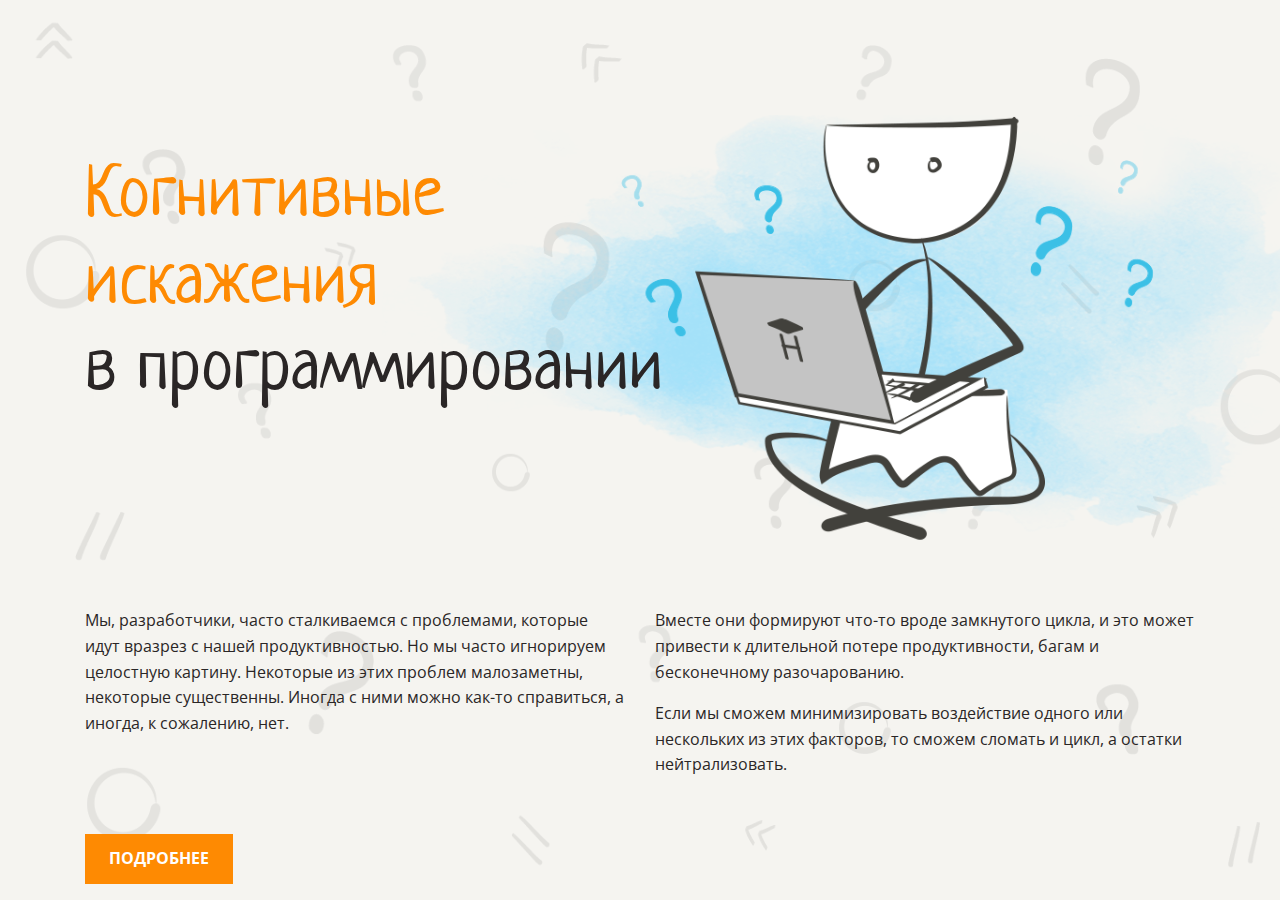
<file: src/index.html>
<!DOCTYPE html>
<html lang="ru">
  <head>
    <meta charset="UTF-8">
    <meta name="viewport" content="width=device-width, initial-scale=1.0">
    <link rel="stylesheet" href="styles/style.css">
    <title>Когнитивные искажения [evgeniisergeev]</title>
  </head>
  <body>
    <header class="background-primary background-light">
      <section class="header-section wrapper">
        <h1 class="header-title">
          <span class="text-accent">Когнитивные</span>
          <br>
          <span class="text-accent">искажения</span>
          <br>
          <span>в программировании</span>
        </h1>
        <img
          class="header-image"
          src="./assets/images/main.png"
          alt="человечек с ноутбуком"
          height="525"
        >
        <div class="section-bottom">
          <div class="section-text">
            <p>
              Мы, разработчики, часто сталкиваемся с проблемами, которые идут
              вразрез с нашей продуктивностью. Но мы часто игнорируем целостную
              картину. Некоторые из этих проблем малозаметны, некоторые
              существенны. Иногда с ними можно как-то справиться, а иногда, к
              сожалению, нет.
            </p>
            <p>
              Вместе они формируют что-то вроде замкнутого цикла, и это может
              привести к длительной потере продуктивности, багам и бесконечному
              разочарованию.
            </p>
            <p>
              Если мы сможем минимизировать воздействие одного или нескольких из
              этих факторов, то сможем сломать и цикл, а остатки нейтрализовать.
            </p>
          </div>
          <a class="link" href="#navigation">подробнее</a>
        </div>
      </section>
    </header>
    <!-- <main>
      <div>
        <section class="wrapper video-section">
          <h2 class="video-header">
            <span> Что же это такое, </span>
            <br>
            <span class="text-accent"> когнитивные искажения? </span>
          </h2>
          <p class="video-text">
            Что такое когнитивные искажения. Petrovna Channel
          </p>
          <iframe
            class="video"
            width="919"
            height="569"
            src="https://www.youtube.com/embed/jie9AizBqss"
            allowfullscreen
          ></iframe>
        </section>
      </div>
      <div id="navigation" class="background-dark navigation">
        <div class="wrapper">
          <nav>
            <ul class="nav-items">
              <li>
                <h2 class="nav-header">
                  <span class="text-accent"> 5 когнитивных искажений </span>
                  <br>
                  <span class="text-white">
                    о существовании которых стоит помнить
                  </span>
                </h2>
              </li>
              <li>
                <a class="nav-link" href="#ikea-effect">
                  <p class="nav-number">1</p>
                  <h3 class="text-accent">Эффект ИКЕА</h3>
                  <p>
                    Вы переоцениваете собственные решения, и, как следствие,
                    недооцениваете решения других.
                  </p>
                </a>
              </li>
              <li>
                <a class="nav-link" href="#premature-optimization">
                  <p class="nav-number">2</p>
                  <h3 class="text-accent">Преждевременная оптимизация</h3>
                  <p>
                    Вы оптимизируете что-то задолго до того, как в этом
                    появляется необходимость.
                  </p>
                </a>
              </li>
              <li>
                <a class="nav-link" href="#distortion-of-novelty">
                  <p class="nav-number">3</p>
                  <h3 class="text-accent">Искажение новизны</h3>
                  <p>
                    Вы даёте более высокую оценку тем событиям, которые
                    произошли недавно, и недооцениваете более старые.
                  </p>
                </a>
              </li>
              <li>
                <a class="nav-link" href="#hyperbolic-depreciation">
                  <p class="nav-number">4</p>
                  <h3 class="text-accent">Гиперболическое обесценивание</h3>
                  <p>
                    Вы гонитесь за немедленной маленькой выгодой и игнорируете
                    более крупную, недоступную сейчас, но доступную в будущем.
                  </p>
                </a>
              </li>
              <li>
                <a class="nav-link" href="#errors-in-planning">
                  <p class="nav-number">5</p>
                  <h3 class="text-accent">Ошибка планирования</h3>
                  <p>
                    Неправильно рассчитывать время необходимое для завершения
                    задачи.
                  </p>
                </a>
              </li>
            </ul>
          </nav>
        </div>
      </div>
      <div
        id="ikea-effect"
        class="section background-primary background-light"
      >
        <div class="wrapper">
          <div class="content">
            <img
              class="content-image"
              src="./assets/images/1.png"
              alt="человечки за компьютером разводят руками"
            >
            <section class="content-description">
              <h4 class="description-tag">Когнитивные искажения</h4>
              <h2 class="description-title">Эффект ИКЕА</h2>
              <h3 class="description-subtitle">
                Вы переоцениваете собственные решения, и, как следствие,
                недооцениваете решения других.
              </h3>
            </section>
          </div>
          <article class="article">
            <h5 class="article-title background-brown text-white">
              Как проявляется
            </h5>
            <p>
              Когнитивное искажение называется так из-за того, что потребители
              зачастую предпочитают покупать товары, которые они могут собрать
              сами, а не уже собранные кем-то.
            </p>
            <p>
              Мы склонны переоцнивать наши собственные решения и недооценивать
              решения других. Если вы когда-то работали в компании, которая
              использовала тупой внутренний инструмент вместо более удобного
              готового решения, вы понимаете, о чём я говорю.
            </p>
          </article>
        </div>
      </div>
      <div
        id="premature-optimization"
        class="section background-primary background-brown"
      >
        <div class="wrapper">
          <div class="content content-reverse">
            <img class="content-image" src="./assets/images/2.png" alt="человечек с ракетой">
            <section class="content-description content-description-inverse">
              <h4 class="description-tag description-tag-inverse">
                Когнитивные искажения
              </h4>
              <h2 class="description-title">Преждевременная оптимизация</h2>
              <h3 class="description-subtitle">
                Вы оптимизируете что-то задолго до того, как в этом появляется
                необходимость.
              </h3>
            </section>
          </div>
          <article class="article article-inverse">
            <h5 class="article-title background-white text-brown">
              Как проявляется
            </h5>
            <p>
              Если вы добавите аэродинамический спойлер к своему старому
              автомобилю вместо ремонта мотора, то автомобиль не станет быстрее.
            </p>
            <p>
              Отличный пример: писать максимально подтюненный и
              высокопроизводительный код для всего лишь экспериментального
              проекта.
            </p>
          </article>
        </div>
      </div>
      <div
        id="distortion-of-novelty"
        class="section background-primary background-light"
      >
        <div class="wrapper">
          <div class="content">
            <img class="content-image" src="./assets/images/3.png" alt="человечек с лампочкой">
            <section class="content-description">
              <h4 class="description-tag">Когнитивные искажения</h4>
              <h2 class="description-title">Искажение новизны</h2>
              <h3 class="description-subtitle">
                Вы даёте более высокую оценку тем событиям, которые произошли
                недавно, и недооцениваете более старые.
              </h3>
            </section>
          </div>
          <article class="article">
            <h5 class="article-title background-brown text-white">
              Как проявляется
            </h5>
            <p>
              Часто это искажение настигает нас, когда нужно решение проблемы и…
              о! Мы как раз только что решили подобную проблему! Давайте
              использовать это же решение, потому что оно сработало, и мы помним
              как!
            </p>
            <p>
              Вы замечаете, что пользуетесь теми же рабочими методиками раз за
              разом? Если да, возможно, вы смотрите на разные проблемы под одним
              и тем же углом.
            </p>
          </article>
        </div>
      </div>
      <div
        id="hyperbolic-depreciation"
        class="section background-primary background-brown"
      >
        <div class="wrapper">
          <div class="content content-reverse">
            <img class="content-image" src="./assets/images/4.png" alt="человечек рядом с горой">
            <section class="content-description content-description-inverse">
              <h4 class="description-tag description-tag-inverse">
                Когнитивные искажения
              </h4>
              <h2 class="description-title">Гиперболическое обесценивание</h2>
              <h3 class="description-subtitle">
                Вы гонитесь за немедленной маленькой выгодой и игнорируете более
                крупную, недоступную сейчас, но доступную в будущем.
              </h3>
            </section>
          </div>
          <article class="article article-inverse">
            <h5 class="article-title background-white text-brown">
              Как проявляется
            </h5>
            <p>
              Вы когда-нибудь откладывали написание теста? Ловили себя на
              использовании клавиш-стрелок в Vim? Поздравляю, у вас наблюдается
              гиперболическое обесценивание.
            </p>
            <p>
              Немедленная выгода от использования чего-то быстродоступного
              значительно смягчает боль, которую нужно перетерпеть, чтобы
              усвоить правильный синтаксис для перемещения на нужную строчку. Но
              как только вы поймёте как перемещаться быстрее, выгода в будущем
              намного выше. В итоге вы сохраните много времени.
            </p>
          </article>
        </div>
      </div>
      <div
        id="errors-in-planning"
        class="section background-primary background-light"
      >
        <div class="wrapper">
          <div class="content">
            <img class="content-image" src="./assets/images/5.png" alt="человечек с блокнотом">
            <section class="content-description">
              <h4 class="description-tag">Когнитивные искажения</h4>
              <h2 class="description-title">Ошибка планирования</h2>
              <h3 class="description-subtitle">
                Неправильно рассчитывать время необходимое для завершения
                задачи.
              </h3>
            </section>
          </div>
          <article class="article">
            <h5 class="article-title background-brown text-white">
              Как проявляется
            </h5>
            <p>
              Одно из искажений, которое должно признать большинство из нас. И
              менеджеры проекта, и сами пользователи продукта — все склонны
              ставить сроки, в которые невозможно закончить запланированное.
            </p>
            <p>Это отлично выражается в старом афоризме:</p>
            <br>
            <p>
              Первые 90% готового кода отнимают первые 90% времени разработки.
              Оставшиеся 10% отнимают вторые 90% времени разработки.
            </p>
          </article>
        </div>
      </div>
    </main>
    <footer>
      <div class="wrapper">
        <section class="subscription background-dark">
          <h3 class="subscription-text">
            <span>Хотите узнать больше?</span>
            <br>
            <span>Подпишитесь на обновления</span>
          </h3>
          <form action="#" class="form">
            <label for="input">Электронная почта</label>
            <div class="input">
              <input
                id="input"
                type="email"
                class="input-email"
                placeholder="Ваша электронная почта"
              >
              <button type="submit" class="button"></button>
            </div>
            <p class="terms">
              Подписываясь, вы принимаете <a href="#">правила сервиса</a>
            </p>
          </form>
        </section>
        <div class="copyright">
          <p>&copy; 2020 Константин Константинопольский</p>
          <p>
            По материалам статьи
            <a
              href="https://medium.com/hackernoon/cognitive-biases-in-programming-5e937707c27b"
              target="_blank"
              >Yash Ranadive Cognitive Biases in Programming</a
            >
          </p>
          <a href="https://ru.hexlet.io/" target="_blank">Курсы программирования Hexlet</a>
        </div>
      </div>
    </footer> -->
  </body>
</html>
</file>
<file: src/styles/style.css>
/* Colors */

:root {
  --white: #fff;
  --white-transparent: #d7ccc0;
  --light: #f5f4f0;
  --main: #fe8a02;
  --main-hover: #ea7600;
  --main-dark: #42413c;
  --dark: #2a2626;
  --dark-transparent: #908d8b;
  --brown: #b09a81;
  --blue: #1085c5;
}

/* fonts */

@font-face {
  font-family: "Open Sans";
  font-weight: normal;
  src: url("../assets/fonts/OpenSans-Regular.ttf");
}

@font-face {
  font-family: "Open Sans";
  font-weight: bold;
  src: url("../assets/fonts/OpenSans-Bold.ttf");
}

@font-face {
  font-family: Neucha;
  font-weight: normal;
  src: url("../assets/fonts/Neucha-Regular.ttf");
}

/* Reset */

/* General */

body {
  margin: 0;
  font: 16px/1.6em "Open Sans", sans-serif;
  color: var(--dark);
}

h1,
h2,
h3 {
  font-family: Neucha, sans-serif;
  font-weight: normal;
  line-height: 1.2em;
}

h1 {
  font-size: 72px;
}

h2 {
  font-size: 60px;
}

h3 {
  font-size: 34px;
}

.text-accent {
  color: var(--main)
}

.text-white {
  color: var(--white);
}

.text-brown {
  color: var(--brown);
}

/* Wrapper */

.wrapper {
  position: relative;
  max-width: 1110px;
  margin: 0 auto;
  padding: 100px 0;
  z-index: 100;
}

/* Backgrounds */

.background-primary::before {
  background: url("../assets/images/background.png") no-repeat;
  background-size: cover;
  position: absolute;
  inset: 0;
  opacity: 0.1;

  content: "";
}

.background-light {
  background-color: var(--light);
}

.background-dark {
  background-color: var(--main-dark);
}

.background-brown {
  background-color: var(--brown);
}

.background-white {
  background-color: var(--white);
}

/* Header */

header {
  overflow: hidden;
  height: 100vh;
}

.header-section {
  height: 100%;
}

.header-title {
  margin-bottom: 185px;
}

.header-image {
  position: absolute;
  top: 55px;
  right: -270px;
  z-index: -1;
}

/* Articles */

.section-text {
  column-count: 2;
  column-gap: 30px;
}

.section-text p {
  line-height: 1.6;
}

.section-text p:first-of-type {
  break-after: column;
}

/* Link */

.link {
  text-align: right;
  margin-top: 40px;
  display: inline-block;
  padding: 12px 24px;
  text-decoration: none;
  background-color: var(--main);
  color: var(--white);
  font-weight: bold;
  text-transform: uppercase;
}

.link:hover,
.link:focus {
  background-color: var(--main-hover);
}

/* Video */

.video-section {
  display: flex;
  flex-direction: column;
  align-items: center;
  margin-bottom: -200px;
}

.video-header {
  text-align: center;
  margin-bottom: 30px;
}

.video-text {
  margin-bottom: 30px;
}

.video {
  position: relative;
  border: none;
  filter: drop-shadow(0 16px 32px rgba(0 0 0 / 15%));
}

/* Navigation */

.navigation {
  padding-top: 100px;
}

.nav-items {
  list-style: none;
  display: flex;
  gap: 30px;
  flex-wrap: wrap;
}

.nav-header,
.nav-link {
  display: block;
  width: 350px;
  height: 100%;
}

.nav-header {
  font-size: 52px;
}

.nav-link {
  padding: 24px;
  text-decoration: none;
  color: inherit;
  background-color: var(--white);
}

.nav-link:hover {
  background: var(--main);
  color: var(--white);
}

.nav-link:hover .text-accent {
  color: var(--white);
}

.nav-number {
  font: 64px/1 Neucha, sans-serif;
  margin-bottom: 40px;
}

/* Content */

.content {
  display: flex;
  gap: 30px;
  margin-bottom: 100px;
}

.content-reverse {
  flex-direction: row-reverse;
}

.content-image {
  vertical-align: middle;
  box-shadow: 0 16px 32px 0 rgba(0 0 0 / 15%);
}

.description-tag {
  font-family: Neucha, sans-serif;
  font-size: 24px;
  color: var(--dark-transparent)
}

.content-description-inverse {
  color: var(--white);
}

.description-tag-inverse {
  color: var(--white-transparent);
}

.description-title {
  margin-bottom: 30px;
}

.article {
  column-count: 2;
}

.article-inverse {
  color: var(--white)
}

.article p:first-of-type {
  break-after: column;
}

.article-title {
  column-span: all;
  column-gap: 30px;
  padding: 5px 10px;
  margin-bottom: 20px;
  text-transform: uppercase;
}

/* Section */

.section {
  position: relative;
}

/* Footer */

.subscription {
  display: flex;
  justify-content: space-between;
  align-items: center;
  padding: 55px;
  margin-bottom: 60px;
  color: var(--white);
}

.form {
  width: 50%;
  display: flex;
  flex-direction: column;
}

.input {
  display: flex;
}

.input-email {
  height: 50px;
  flex-grow: 1;
  padding: 15px;
  border: none;
}

.input-email::placeholder {
  color: #757575;
}

.button {
  position: relative;
  height: 50px;
  width: 70px;
  padding: 0;
  border: none;
  font: inherit;
  color: inherit;
  cursor: pointer;
  background-color: var(--main);
}

.button:hover,
.button:focus {
  background-color: var(--main-hover);
}

.button::before {
  position: absolute;
  bottom: 6px;
  right: 23px;
  content: url("../assets/images/send.svg");
}

.terms {
  font-size: 12px;
}

.terms a {
  color: inherit;
}

.copyright {
  display: flex;
  flex-direction: column;
  align-items: center;
  font-size: 14px;
}
</file>
